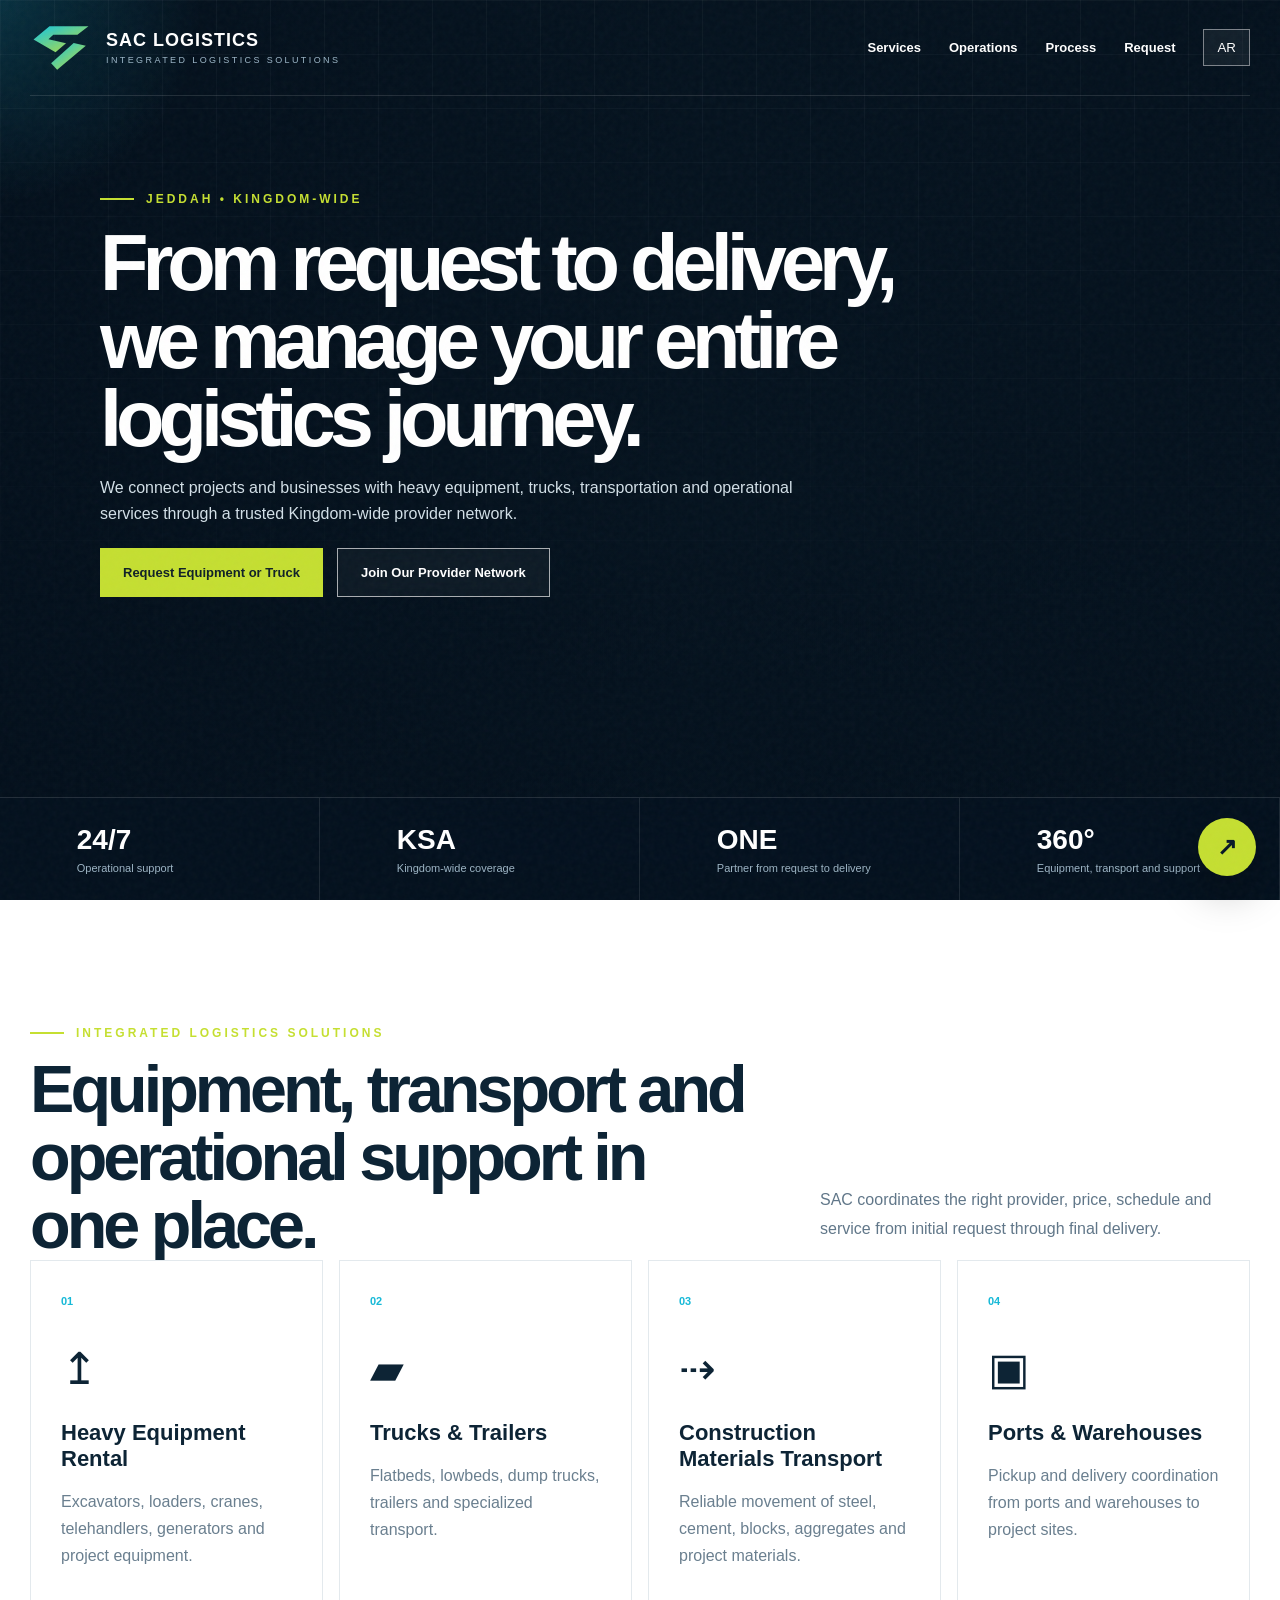
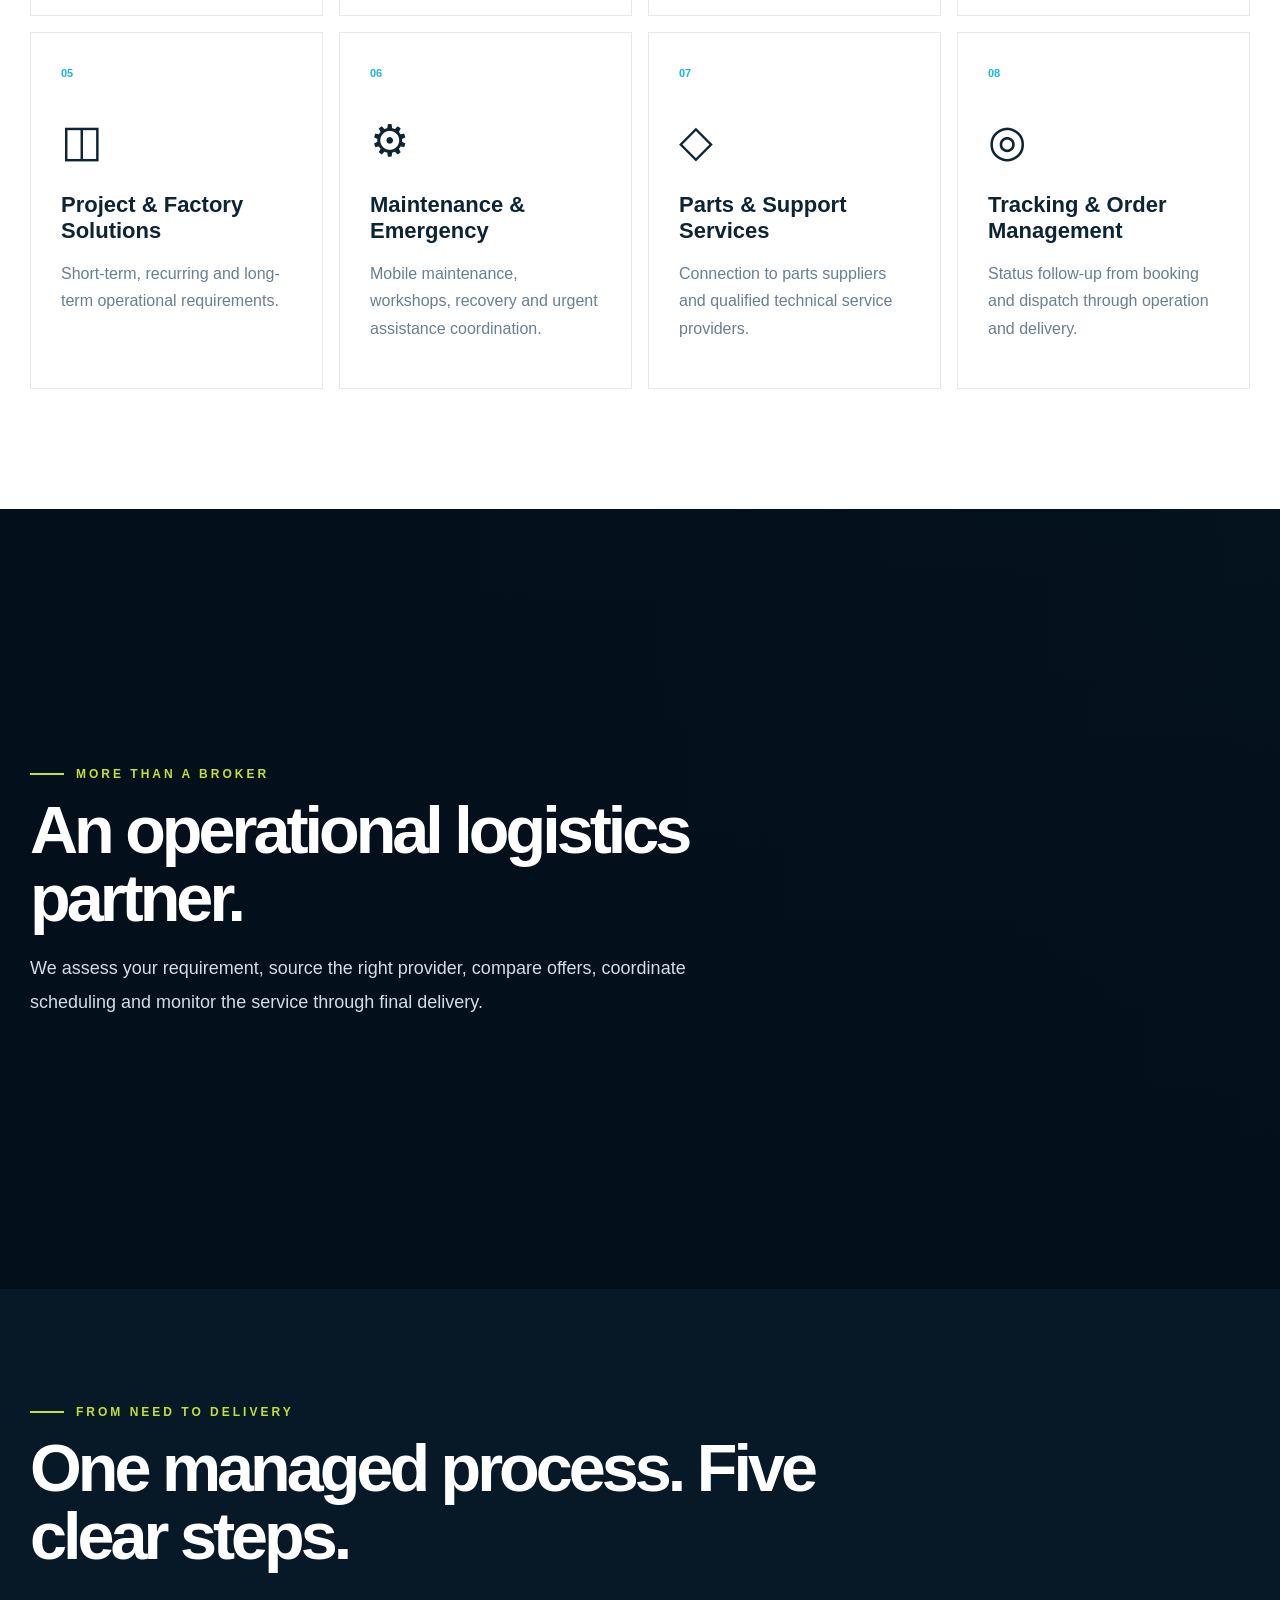
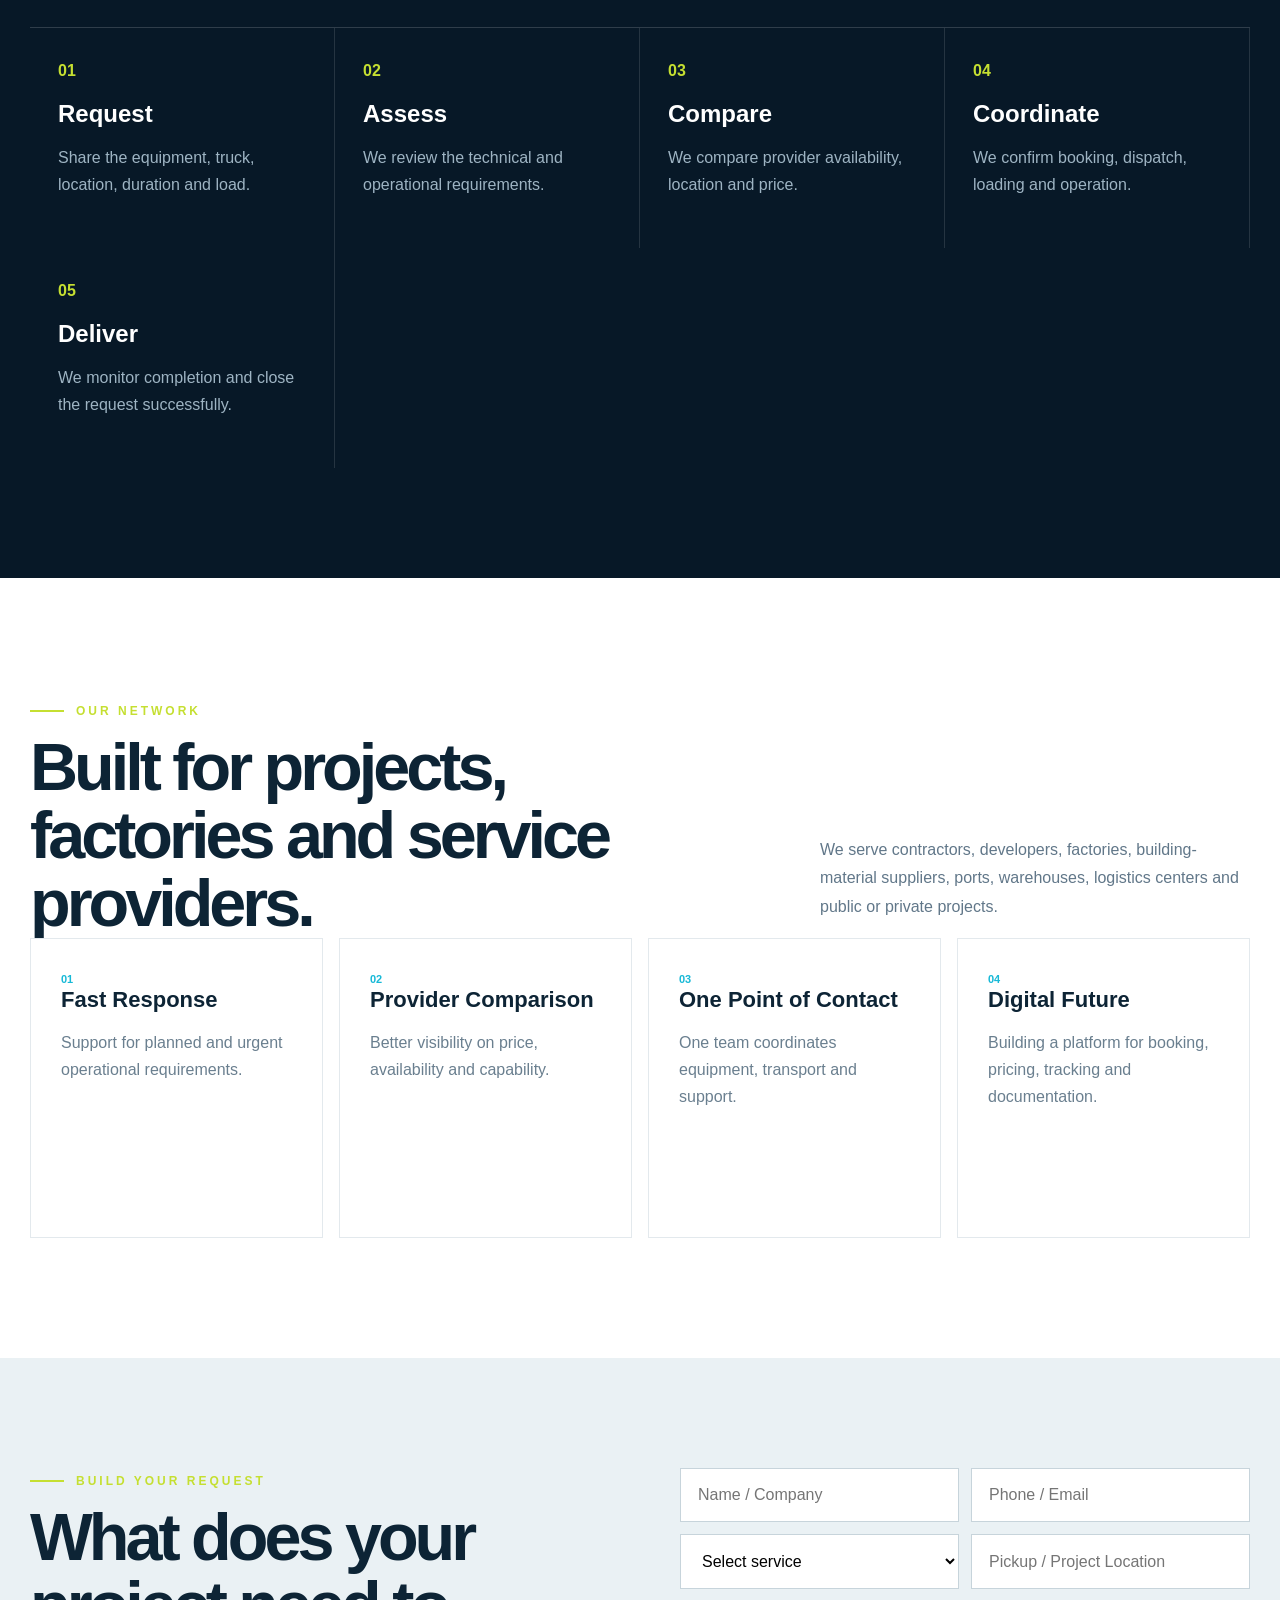
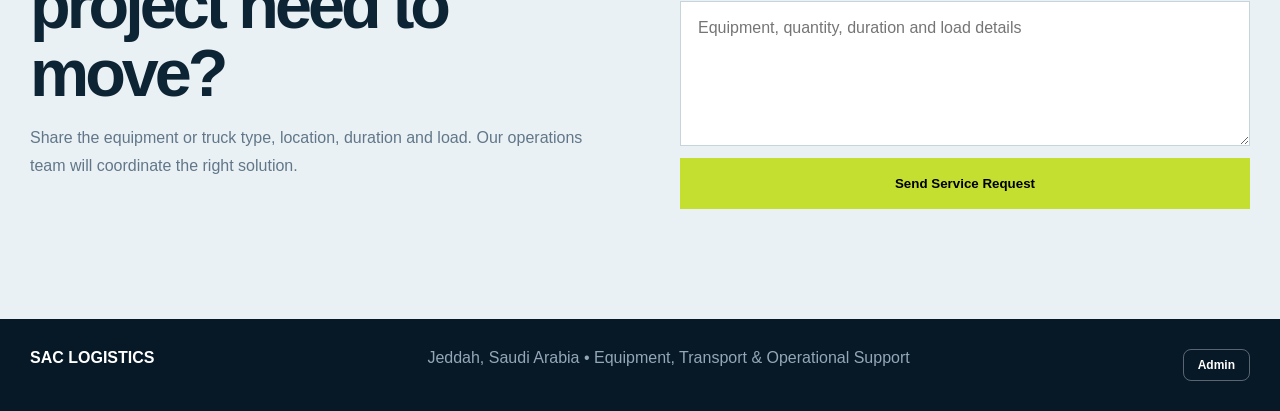
<file: index.html>
<!doctype html>
<html lang="en" dir="ltr">
<head>
<meta charset="utf-8">
<meta name="viewport" content="width=device-width,initial-scale=1">
<meta name="theme-color" content="#061521">
<title>SAC Logistics | Equipment, Transport & Operational Support</title>
<meta name="description" content="SAC Logistics connects projects across Saudi Arabia with heavy equipment, trucks, transportation, maintenance and operational support.">
<link rel="stylesheet" href="styles.css">
<link rel="stylesheet" href="themes.css">
<script src="theme.js"></script>
</head>
<body>
<div class="noise"></div><div class="cursor-glow"></div>
<header class="hero" id="home">
  <div class="video-stack">
    <video class="hero-video active" autoplay muted loop playsinline poster="https://images.unsplash.com/photo-1586528116311-ad8dd3c8310d?auto=format&fit=crop&w=1800&q=85"><source src="https://videos.pexels.com/video-files/4488706/4488706-hd_1920_1080_25fps.mp4" type="video/mp4"></video>
    <video class="hero-video" autoplay muted loop playsinline poster="https://images.unsplash.com/photo-1565793298595-6a879b1d9492?auto=format&fit=crop&w=1800&q=85"><source src="https://videos.pexels.com/video-files/853800/853800-hd_1920_1080_30fps.mp4" type="video/mp4"></video>
  </div>
  <div class="hero-overlay"></div>
  <nav class="nav wrap">
    <a class="brand" href="#home"><span class="brand-mark">SAC</span><span><b>SAC LOGISTICS</b><small>INTEGRATED LOGISTICS SOLUTIONS</small></span></a>
    <div class="nav-links"><a href="#services" data-en="Services" data-ar="الخدمات">Services</a><a href="#operations" data-en="Operations" data-ar="التشغيل">Operations</a><a href="#process" data-en="Process" data-ar="آلية العمل">Process</a><a href="#contact" data-en="Request" data-ar="اطلب خدمة">Request</a><button id="lang">AR</button></div>
  </nav>
  <div class="hero-content wrap reveal">
    <div class="eyebrow" data-en="JEDDAH • KINGDOM-WIDE" data-ar="جدة • نخدم جميع أنحاء المملكة">JEDDAH • KINGDOM-WIDE</div>
    <h1 data-en="From request to delivery, we manage your entire logistics journey." data-ar="من الطلب إلى التسليم، ندير رحلتك اللوجستية بالكامل.">From request to delivery, we manage your entire logistics journey.</h1>
    <p data-en="We connect projects and businesses with heavy equipment, trucks, transportation and operational services through a trusted Kingdom-wide provider network." data-ar="نربط المشاريع والأعمال بالمعدات الثقيلة والشاحنات وخدمات النقل والتشغيل من خلال شبكة موثوقة تغطي مختلف مناطق المملكة.">We connect projects and businesses with heavy equipment, trucks, transportation and operational services through a trusted Kingdom-wide provider network.</p>
    <div class="hero-actions"><a class="btn primary" href="#contact" data-en="Request Equipment or Truck" data-ar="اطلب معدة أو شاحنة">Request Equipment or Truck</a><a class="btn ghost" href="#partners" data-en="Join Our Provider Network" data-ar="انضم إلى شبكة الموردين">Join Our Provider Network</a></div>
  </div>
  <div class="hero-rail"><div><b>24/7</b><span data-en="Operational support" data-ar="دعم تشغيلي">Operational support</span></div><div><b>KSA</b><span data-en="Kingdom-wide coverage" data-ar="تغطية أنحاء المملكة">Kingdom-wide coverage</span></div><div><b>ONE</b><span data-en="Partner from request to delivery" data-ar="جهة واحدة من الطلب للتسليم">Partner from request to delivery</span></div><div><b>360°</b><span data-en="Equipment, transport and support" data-ar="معدات ونقل ودعم">Equipment, transport and support</span></div></div>
</header>
<main>
<section id="services" class="section wrap">
  <div class="section-head reveal"><div><span class="kicker" data-en="INTEGRATED LOGISTICS SOLUTIONS" data-ar="حلول لوجستية متكاملة">INTEGRATED LOGISTICS SOLUTIONS</span><h2 data-en="Equipment, transport and operational support in one place." data-ar="معدات ونقل وتشغيل ودعم من خلال جهة واحدة.">Equipment, transport and operational support in one place.</h2></div><p data-en="SAC coordinates the right provider, price, schedule and service from initial request through final delivery." data-ar="تنسق SAC المورد والسعر والجدول والخدمة المناسبة من استلام الطلب وحتى التسليم النهائي.">SAC coordinates the right provider, price, schedule and service from initial request through final delivery.</p></div>
  <div class="equipment-grid">
    <article data-cat="equipment" class="equipment-card reveal"><span>01</span><div class="icon">↥</div><h3 data-en="Heavy Equipment Rental" data-ar="تأجير المعدات الثقيلة">Heavy Equipment Rental</h3><p data-en="Excavators, loaders, cranes, telehandlers, generators and project equipment." data-ar="حفارات وشيولات ورافعات وتلسكوبيك ومولدات ومعدات مشاريع.">Excavators, loaders, cranes, telehandlers, generators and project equipment.</p></article>
    <article data-cat="transport" class="equipment-card reveal"><span>02</span><div class="icon">▰</div><h3 data-en="Trucks & Trailers" data-ar="الشاحنات والتريلات">Trucks & Trailers</h3><p data-en="Flatbeds, lowbeds, dump trucks, trailers and specialized transport." data-ar="سطحات ولوبد وقلابات وتريلات وحلول نقل متخصصة.">Flatbeds, lowbeds, dump trucks, trailers and specialized transport.</p></article>
    <article data-cat="transport" class="equipment-card reveal"><span>03</span><div class="icon">⇢</div><h3 data-en="Construction Materials Transport" data-ar="نقل مواد البناء">Construction Materials Transport</h3><p data-en="Reliable movement of steel, cement, blocks, aggregates and project materials." data-ar="نقل الحديد والأسمنت والبلوك والركام ومواد المشاريع بموثوقية.">Reliable movement of steel, cement, blocks, aggregates and project materials.</p></article>
    <article data-cat="transport" class="equipment-card reveal"><span>04</span><div class="icon">▣</div><h3 data-en="Ports & Warehouses" data-ar="الموانئ والمستودعات">Ports & Warehouses</h3><p data-en="Pickup and delivery coordination from ports and warehouses to project sites." data-ar="تنسيق الاستلام والنقل من الموانئ والمستودعات إلى مواقع المشاريع.">Pickup and delivery coordination from ports and warehouses to project sites.</p></article>
    <article data-cat="operations" class="equipment-card reveal"><span>05</span><div class="icon">◫</div><h3 data-en="Project & Factory Solutions" data-ar="حلول المشاريع والمصانع">Project & Factory Solutions</h3><p data-en="Short-term, recurring and long-term operational requirements." data-ar="متطلبات تشغيلية مؤقتة أو دورية أو بعقود طويلة المدة.">Short-term, recurring and long-term operational requirements.</p></article>
    <article data-cat="support" class="equipment-card reveal"><span>06</span><div class="icon">⚙</div><h3 data-en="Maintenance & Emergency" data-ar="الصيانة والطوارئ">Maintenance & Emergency</h3><p data-en="Mobile maintenance, workshops, recovery and urgent assistance coordination." data-ar="تنسيق الصيانة المتنقلة والورش والسحب والمساعدة الطارئة.">Mobile maintenance, workshops, recovery and urgent assistance coordination.</p></article>
    <article data-cat="support" class="equipment-card reveal"><span>07</span><div class="icon">◇</div><h3 data-en="Parts & Support Services" data-ar="قطع الغيار والخدمات المساندة">Parts & Support Services</h3><p data-en="Connection to parts suppliers and qualified technical service providers." data-ar="الربط مع موردي قطع الغيار ومقدمي الخدمات الفنية المؤهلين.">Connection to parts suppliers and qualified technical service providers.</p></article>
    <article data-cat="operations" class="equipment-card reveal"><span>08</span><div class="icon">◎</div><h3 data-en="Tracking & Order Management" data-ar="التتبع وإدارة الطلب">Tracking & Order Management</h3><p data-en="Status follow-up from booking and dispatch through operation and delivery." data-ar="متابعة حالة الطلب من الحجز والتحريك وحتى التشغيل والتسليم.">Status follow-up from booking and dispatch through operation and delivery.</p></article>
  </div>
</section>
<section id="operations" class="immersive">
  <video autoplay muted loop playsinline poster="https://images.unsplash.com/photo-1586864387967-d02ef85d93e8?auto=format&fit=crop&w=1800&q=85"><source src="https://www.pexels.com/download/video/4477603/" type="video/mp4"></video>
  <div class="immersive-overlay"></div><div class="wrap immersive-copy reveal"><span class="kicker" data-en="MORE THAN A BROKER" data-ar="أكثر من مجرد وسيط">MORE THAN A BROKER</span><h2 data-en="An operational logistics partner." data-ar="شريك لإدارة العملية اللوجستية.">An operational logistics partner.</h2><p data-en="We assess your requirement, source the right provider, compare offers, coordinate scheduling and monitor the service through final delivery." data-ar="ندرس احتياجك، نختار المورد المناسب، نقارن العروض، ننسق الجدولة والتشغيل، ونتابع الخدمة حتى التسليم النهائي.">We assess your requirement, source the right provider, compare offers, coordinate scheduling and monitor the service through final delivery.</p></div>
</section>
<section id="process" class="section dark-section"><div class="wrap"><div class="section-head reveal"><div><span class="kicker" data-en="FROM NEED TO DELIVERY" data-ar="من الاحتياج إلى التسليم">FROM NEED TO DELIVERY</span><h2 data-en="One managed process. Five clear steps." data-ar="عملية واحدة مُدارة عبر خمس خطوات واضحة.">One managed process. Five clear steps.</h2></div></div><div class="process-grid"><div class="reveal"><b>01</b><h3 data-en="Request" data-ar="أرسل طلبك">Request</h3><p data-en="Share the equipment, truck, location, duration and load." data-ar="حدد المعدة أو الشاحنة والموقع والمدة والحمولة.">Share the equipment, truck, location, duration and load.</p></div><div class="reveal"><b>02</b><h3 data-en="Assess" data-ar="ندرس الاحتياج">Assess</h3><p data-en="We review the technical and operational requirements." data-ar="نراجع المتطلبات الفنية والتشغيلية.">We review the technical and operational requirements.</p></div><div class="reveal"><b>03</b><h3 data-en="Compare" data-ar="نقارن الخيارات">Compare</h3><p data-en="We compare provider availability, location and price." data-ar="نقارن توفر الموردين والموقع والسعر.">We compare provider availability, location and price.</p></div><div class="reveal"><b>04</b><h3 data-en="Coordinate" data-ar="ننسق التشغيل">Coordinate</h3><p data-en="We confirm booking, dispatch, loading and operation." data-ar="نؤكد الحجز والتحريك والتحميل والتشغيل.">We confirm booking, dispatch, loading and operation.</p></div><div class="reveal"><b>05</b><h3 data-en="Deliver" data-ar="نتابع التسليم">Deliver</h3><p data-en="We monitor completion and close the request successfully." data-ar="نتابع اكتمال الخدمة ونغلق الطلب بنجاح.">We monitor completion and close the request successfully.</p></div></div></div></section>
<section class="section wrap" id="partners"><div class="section-head reveal"><div><span class="kicker" data-en="OUR NETWORK" data-ar="شبكتنا التشغيلية">OUR NETWORK</span><h2 data-en="Built for projects, factories and service providers." data-ar="مصممة لخدمة المشاريع والمصانع ومقدمي الخدمات.">Built for projects, factories and service providers.</h2></div><p data-en="We serve contractors, developers, factories, building-material suppliers, ports, warehouses, logistics centers and public or private projects." data-ar="نخدم المقاولين والمطورين والمصانع وموردي مواد البناء والموانئ والمستودعات والمراكز اللوجستية والمشاريع الحكومية والخاصة.">We serve contractors, developers, factories, building-material suppliers, ports, warehouses, logistics centers and public or private projects.</p></div><div class="equipment-grid"><article class="equipment-card reveal"><span>01</span><h3 data-en="Fast Response" data-ar="استجابة سريعة">Fast Response</h3><p data-en="Support for planned and urgent operational requirements." data-ar="دعم للاحتياجات المخططة والطلبات التشغيلية العاجلة.">Support for planned and urgent operational requirements.</p></article><article class="equipment-card reveal"><span>02</span><h3 data-en="Provider Comparison" data-ar="مقارنة الموردين">Provider Comparison</h3><p data-en="Better visibility on price, availability and capability." data-ar="وضوح أفضل في السعر والتوفر والقدرة التشغيلية.">Better visibility on price, availability and capability.</p></article><article class="equipment-card reveal"><span>03</span><h3 data-en="One Point of Contact" data-ar="جهة اتصال واحدة">One Point of Contact</h3><p data-en="One team coordinates equipment, transport and support." data-ar="فريق واحد ينسق المعدات والنقل والخدمات المساندة.">One team coordinates equipment, transport and support.</p></article><article class="equipment-card reveal"><span>04</span><h3 data-en="Digital Future" data-ar="مستقبل رقمي">Digital Future</h3><p data-en="Building a platform for booking, pricing, tracking and documentation." data-ar="نبني منصة للحجز والتسعير والتتبع وتوثيق العمليات.">Building a platform for booking, pricing, tracking and documentation.</p></article></div></section>
<section id="contact" class="contact-section"><div class="wrap contact-grid"><div class="reveal"><span class="kicker" data-en="BUILD YOUR REQUEST" data-ar="أرسل طلبك">BUILD YOUR REQUEST</span><h2 data-en="What does your project need to move?" data-ar="ما الذي يحتاج مشروعك إلى تحريكه؟">What does your project need to move?</h2><p data-en="Share the equipment or truck type, location, duration and load. Our operations team will coordinate the right solution." data-ar="شارك نوع المعدة أو الشاحنة والموقع والمدة والحمولة، وسينسق فريق التشغيل الحل المناسب.">Share the equipment or truck type, location, duration and load. Our operations team will coordinate the right solution.</p></div><form class="reveal" onsubmit="event.preventDefault();this.classList.add('sent')"><input required placeholder="Name / Company" data-ph-en="Name / Company" data-ph-ar="الاسم / الشركة"><input required placeholder="Phone / Email" data-ph-en="Phone / Email" data-ph-ar="الهاتف / البريد"><select><option data-en="Select service" data-ar="اختر الخدمة">Select service</option><option>Heavy Equipment</option><option>Truck or Trailer</option><option>Materials Transport</option><option>Maintenance & Emergency</option><option>Other Service</option></select><input placeholder="Pickup / Project Location" data-ph-en="Pickup / Project Location" data-ph-ar="موقع الاستلام / المشروع"><textarea placeholder="Equipment, quantity, duration and load details" data-ph-en="Equipment, quantity, duration and load details" data-ph-ar="نوع المعدة والكمية والمدة وتفاصيل الحمولة"></textarea><button data-en="Send Service Request" data-ar="إرسال طلب الخدمة">Send Service Request</button><div class="form-success" data-en="Request received. SAC will contact you." data-ar="تم استلام الطلب. سيتواصل معك فريق SAC.">Request received. SAC will contact you.</div></form></div></section>
</main>
<footer><div class="wrap"><b>SAC LOGISTICS</b><span data-en="Jeddah, Saudi Arabia • Equipment, Transport & Operational Support" data-ar="جدة، المملكة العربية السعودية • معدات ونقل وتشغيل ودعم">Jeddah, Saudi Arabia • Equipment, Transport & Operational Support</span></div></footer>
<a class="float-cta" href="#contact">↗</a>
<script src="script.js"></script>
</body>
</html>
</file>
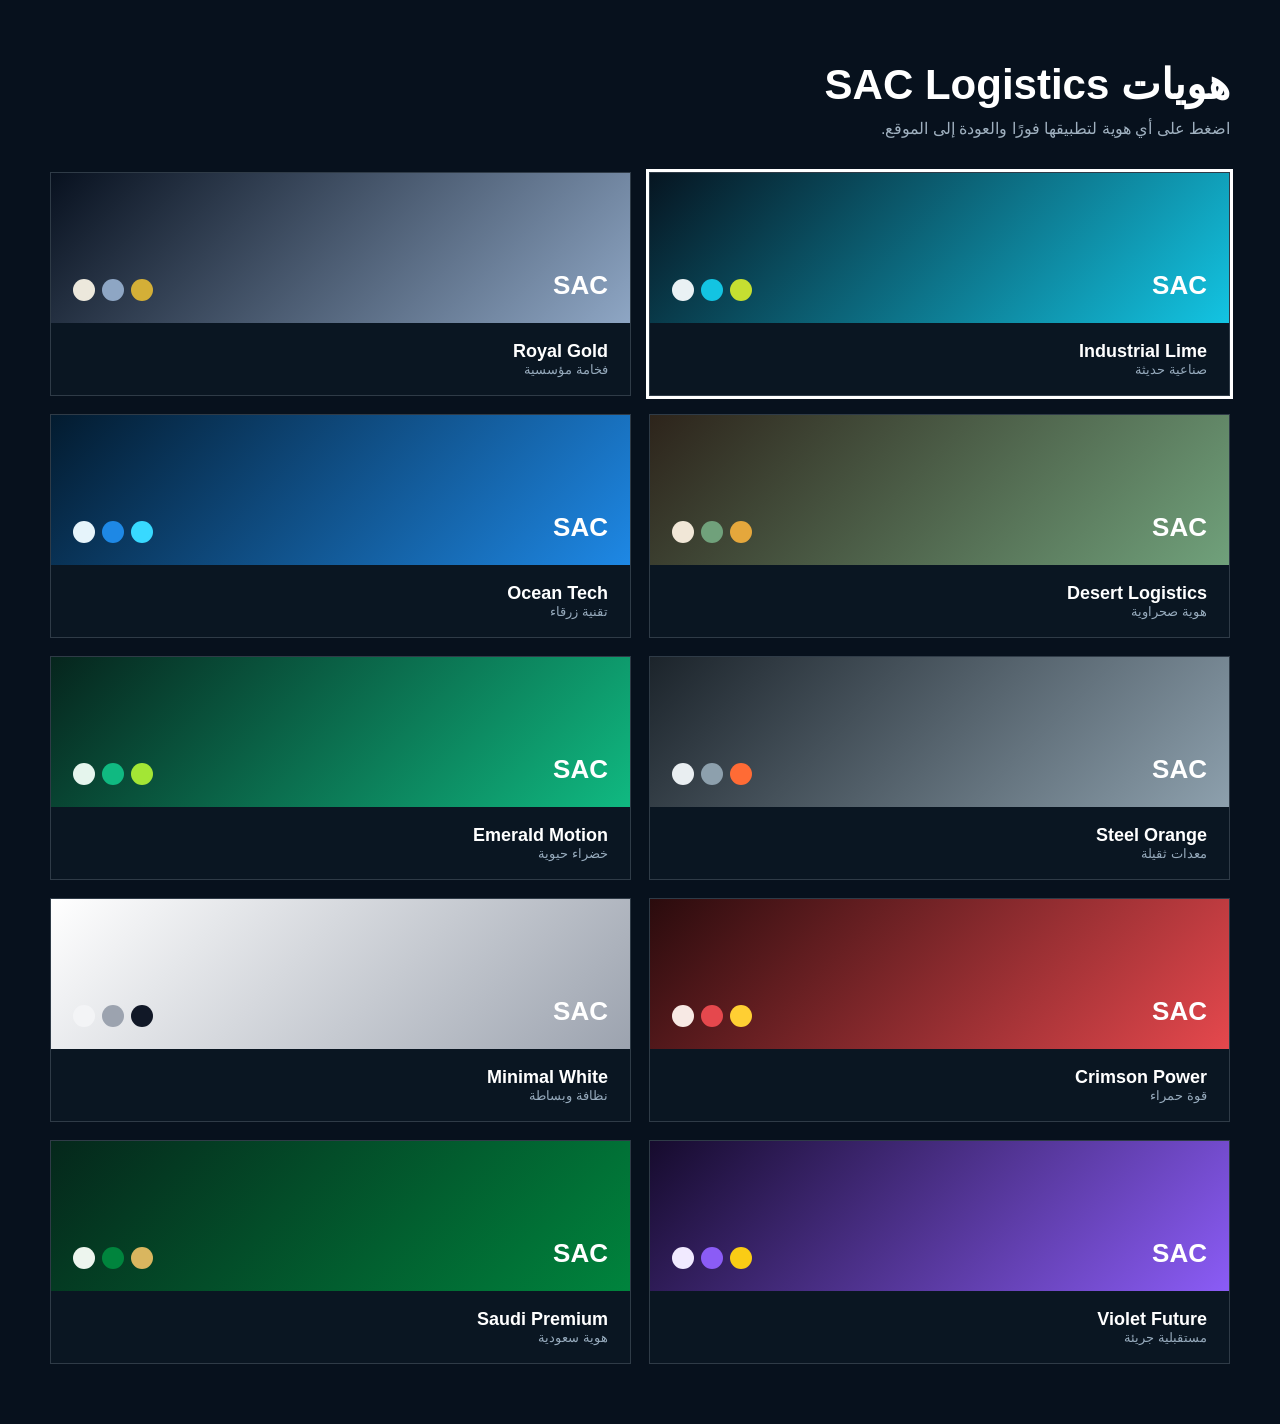
<file: admin.html>
<!doctype html><html lang="ar" dir="rtl"><head><meta charset="utf-8"><meta name="viewport" content="width=device-width,initial-scale=1"><title>SAC Identity Admin</title><style>*{box-sizing:border-box}body{margin:0;background:#07111d;color:#fff;font-family:Arial,sans-serif}.wrap{width:min(1180px,calc(100% - 32px));margin:auto;padding:60px 0}h1{font-size:42px;margin:0 0 10px}p{color:#9fb0bf;margin:0 0 34px}.grid{display:grid;grid-template-columns:repeat(2,1fr);gap:18px}.card{border:1px solid #ffffff24;background:#0d1b29;padding:0;text-align:right;color:#fff;cursor:pointer;overflow:hidden;transition:.25s}.card:hover{transform:translateY(-5px);border-color:#fff}.preview{height:150px;padding:22px;display:flex;align-items:end;justify-content:space-between}.preview b{font-size:26px}.dots{display:flex;gap:7px}.dots i{width:22px;height:22px;border-radius:50%;display:block}.meta{padding:18px 22px;background:#0a1622}.meta strong{display:block;font-size:18px}.meta span{color:#96aabc;font-size:13px}.active{outline:3px solid #fff}@media(max-width:700px){.grid{grid-template-columns:1fr}h1{font-size:32px}}</style></head><body><div class="wrap"><h1>هويات SAC Logistics</h1><p>اضغط على أي هوية لتطبيقها فورًا والعودة إلى الموقع.</p><div class="grid" id="g"></div></div><script src="theme.js"></script><script>const names={industrial:['Industrial Lime','صناعية حديثة'],royal:['Royal Gold','فخامة مؤسسية'],desert:['Desert Logistics','هوية صحراوية'],ocean:['Ocean Tech','تقنية زرقاء'],steel:['Steel Orange','معدات ثقيلة'],emerald:['Emerald Motion','خضراء حيوية'],crimson:['Crimson Power','قوة حمراء'],minimal:['Minimal White','نظافة وبساطة'],violet:['Violet Future','مستقبلية جريئة'],saudi:['Saudi Premium','هوية سعودية']},g=document.getElementById('g'),cur=localStorage.getItem('sac-theme')||'industrial';Object.entries(THEMES).forEach(([k,v])=>{let b=document.createElement('button');b.className='card '+(k===cur?'active':'');b.innerHTML=`<div class="preview" style="background:linear-gradient(135deg,${v[2]},${v[1]})"><b>SAC</b><span class="dots"><i style="background:${v[0]}"></i><i style="background:${v[1]}"></i><i style="background:${v[5]}"></i></span></div><div class="meta"><strong>${names[k][0]}</strong><span>${names[k][1]}</span></div>`;b.onclick=()=>{applyTheme(k);location.href='index.html'};g.appendChild(b)});</script></body></html>
</file>
<file: styles.css>
*{box-sizing:border-box}html{scroll-behavior:smooth}body{margin:0;background:#061521;color:#0d2435;font-family:Arial,Helvetica,sans-serif;overflow-x:hidden}.wrap{width:min(1220px,calc(100% - 40px));margin:auto}.noise{position:fixed;inset:0;pointer-events:none;z-index:100;opacity:.045;background-image:url("data:image/svg+xml,%3Csvg viewBox='0 0 180 180' xmlns='http://www.w3.org/2000/svg'%3E%3Cfilter id='n'%3E%3CfeTurbulence type='fractalNoise' baseFrequency='.9' numOctaves='3' stitchTiles='stitch'/%3E%3C/filter%3E%3Crect width='100%25' height='100%25' filter='url(%23n)' opacity='.8'/%3E%3C/svg%3E")}.cursor-glow{position:fixed;width:440px;height:440px;border-radius:50%;background:radial-gradient(circle,rgba(27,194,225,.18),transparent 65%);pointer-events:none;z-index:3;transform:translate(-50%,-50%);mix-blend-mode:screen}.hero{min-height:100vh;position:relative;color:#fff;overflow:hidden;background:#061521}.video-stack,.hero-video,.hero-overlay{position:absolute;inset:0;width:100%;height:100%}.hero-video{object-fit:cover;opacity:0;transform:scale(1.08);transition:opacity 1.6s ease,transform 8s ease}.hero-video.active{opacity:.72;transform:scale(1)}.hero-overlay{background:linear-gradient(90deg,rgba(3,15,27,.95),rgba(3,15,27,.5) 55%,rgba(3,15,27,.72)),linear-gradient(0deg,rgba(3,15,27,.78),transparent 42%)}.hero-overlay:after{content:"";position:absolute;inset:0;background-image:linear-gradient(rgba(255,255,255,.035) 1px,transparent 1px),linear-gradient(90deg,rgba(255,255,255,.035) 1px,transparent 1px);background-size:54px 54px;mask-image:linear-gradient(to bottom,black,transparent 85%)}.nav{height:96px;display:flex;align-items:center;justify-content:space-between;position:relative;z-index:5;border-bottom:1px solid rgba(255,255,255,.12)}.brand{display:flex;align-items:center;gap:14px;color:#fff;text-decoration:none}.brand-mark{display:grid;place-items:center;width:54px;height:54px;background:linear-gradient(135deg,#13c4e2,#0a5ca4);font-weight:900;transform:skew(-8deg);box-shadow:0 12px 30px rgba(0,0,0,.24)}.brand b{font-size:18px;letter-spacing:1px}.brand small{display:block;color:#9db7c8;font-size:9px;letter-spacing:2.4px;margin-top:4px}.nav-links{display:flex;gap:28px;align-items:center}.nav-links a{color:#fff;text-decoration:none;font-size:13px;font-weight:700}.nav-links button{border:1px solid rgba(255,255,255,.45);background:rgba(255,255,255,.06);color:#fff;padding:10px 13px;cursor:pointer}.hero-content{position:relative;z-index:4;padding-top:15vh;max-width:1080px}.eyebrow,.kicker{display:inline-flex;align-items:center;gap:12px;color:#c5df31;font-size:12px;font-weight:900;letter-spacing:3px}.eyebrow:before,.kicker:before{content:"";width:34px;height:2px;background:#c5df31}.hero h1{font-size:clamp(56px,7.5vw,112px);line-height:.92;letter-spacing:-6px;max-width:1000px;margin:25px 0 28px;text-wrap:balance}.hero-content p{font-size:18px;line-height:1.8;color:#d3e0e8;max-width:710px}.hero-actions{display:flex;gap:14px;margin-top:34px}.btn{display:inline-flex;align-items:center;justify-content:center;padding:16px 23px;text-decoration:none;font-size:13px;font-weight:900}.primary{background:#c5df31;color:#102027}.ghost{border:1px solid rgba(255,255,255,.65);color:#fff;background:rgba(255,255,255,.04);backdrop-filter:blur(8px)}.hero-rail{position:absolute;z-index:4;left:0;right:0;bottom:0;display:grid;grid-template-columns:repeat(4,1fr);background:rgba(4,18,31,.82);backdrop-filter:blur(16px);border-top:1px solid rgba(255,255,255,.12)}.hero-rail div{padding:26px 6vw;border-right:1px solid rgba(255,255,255,.1)}.hero-rail b{font-size:28px}.hero-rail span{display:block;color:#9db5c5;font-size:11px;margin-top:6px}.section{padding:120px 0;background:#f5f8fa}.section-head{display:flex;justify-content:space-between;gap:60px;align-items:end}.section-head h2,.immersive h2,.dark-section h2,.contact-section h2{font-size:clamp(40px,5.2vw,72px);line-height:1.02;letter-spacing:-4px;margin:16px 0 0;max-width:850px}.section-head p{max-width:430px;color:#617789;line-height:1.8}.filters{display:flex;gap:10px;flex-wrap:wrap;margin:50px 0 28px}.filters button{border:1px solid #c9d5dc;background:#fff;padding:12px 17px;font-weight:800;cursor:pointer}.filters button.active{background:#061521;color:#fff;border-color:#061521}.equipment-grid{display:grid;grid-template-columns:repeat(4,1fr);gap:2px;background:#d7e1e6}.equipment-card{background:#fff;padding:30px;min-height:300px;position:relative;transition:.35s;overflow:hidden}.equipment-card:after{content:"";position:absolute;inset:auto -30% -60% auto;width:180px;height:180px;border-radius:50%;background:radial-gradient(circle,#18bddc55,transparent 68%);transition:.4s}.equipment-card:hover{transform:translateY(-10px);box-shadow:0 30px 70px rgba(14,45,65,.15);z-index:2}.equipment-card:hover:after{transform:scale(1.8)}.equipment-card>span{font-size:11px;color:#17b9d7;font-weight:900}.equipment-card .icon{font-size:44px;margin:34px 0 26px}.equipment-card h3{font-size:22px;margin:0 0 14px}.equipment-card p{color:#6a7f8f;line-height:1.7}.equipment-card.hide{display:none}.immersive{height:780px;position:relative;color:#fff;display:flex;align-items:center;overflow:hidden;background:#061521}.immersive video{position:absolute;inset:0;width:100%;height:100%;object-fit:cover}.immersive-overlay{position:absolute;inset:0;background:linear-gradient(90deg,rgba(3,15,27,.94),rgba(3,15,27,.38)),linear-gradient(0deg,rgba(3,15,27,.75),transparent)}.immersive-copy{position:relative;z-index:2}.immersive h2{max-width:820px}.immersive p{max-width:680px;color:#d1dee6;line-height:1.9;font-size:18px}.dark-section{padding:110px 0;background:#071827;color:#fff}.dark-section h2{color:#fff}.process-grid{display:grid;grid-template-columns:repeat(4,1fr);margin-top:56px;border-top:1px solid rgba(255,255,255,.16)}.process-grid>div{padding:34px 28px;border-right:1px solid rgba(255,255,255,.12)}.process-grid b{color:#c5df31}.process-grid h3{font-size:24px;margin:20px 0 12px}.process-grid p{color:#9eb4c3;line-height:1.7}.contact-section{background:#eaf1f4;padding:110px 0}.contact-grid{display:grid;grid-template-columns:1fr 1fr;gap:80px}.contact-grid>div p{color:#617789;line-height:1.8}.contact-grid form{display:grid;grid-template-columns:1fr 1fr;gap:12px;position:relative}.contact-grid input,.contact-grid select,.contact-grid textarea{padding:17px;border:1px solid #c7d4db;background:#fff;font:inherit}.contact-grid textarea{grid-column:1/-1;min-height:145px}.contact-grid button{grid-column:1/-1;background:#c5df31;border:0;padding:18px;font-weight:900;cursor:pointer}.form-success{display:none;grid-column:1/-1;background:#0b314f;color:#fff;padding:16px}.sent .form-success{display:block}footer{background:#03101b;color:#92a8b7;padding:30px 0}footer .wrap{display:flex;justify-content:space-between;gap:20px}footer b{color:#fff}.float-cta{position:fixed;right:24px;bottom:24px;width:58px;height:58px;border-radius:50%;display:grid;place-items:center;background:#c5df31;color:#071827;text-decoration:none;font-size:24px;font-weight:900;z-index:20;box-shadow:0 18px 40px rgba(0,0,0,.25)}.reveal{opacity:0;transform:translateY(34px);transition:opacity .8s ease,transform .8s ease}.reveal.visible{opacity:1;transform:none}.ar .hero h1,.ar .section-head h2,.ar .immersive h2,.ar .dark-section h2,.ar .contact-section h2{letter-spacing:-1px}.ar .eyebrow,.ar .kicker{letter-spacing:0}.ar .eyebrow:before,.ar .kicker:before{order:2}.ar .hero-rail div,.ar .process-grid>div{border-right:0;border-left:1px solid rgba(255,255,255,.1)}@media(max-width:960px){.nav-links a{display:none}.hero h1{font-size:66px;letter-spacing:-4px}.hero-rail{grid-template-columns:1fr 1fr}.section-head,.contact-grid{grid-template-columns:1fr;display:grid}.equipment-grid{grid-template-columns:1fr 1fr}.process-grid{grid-template-columns:1fr 1fr}.immersive{height:650px}}@media(max-width:600px){.wrap{width:min(100% - 28px,1220px)}.nav{height:80px}.brand small{display:none}.hero{min-height:860px}.hero-content{padding-top:14vh}.hero h1{font-size:48px;letter-spacing:-3px}.hero-content p{font-size:16px}.hero-actions{flex-direction:column;align-items:flex-start}.hero-rail div{padding:18px 16px}.hero-rail b{font-size:22px}.section{padding:80px 0}.section-head h2,.immersive h2,.dark-section h2,.contact-section h2{font-size:40px;letter-spacing:-2px}.equipment-grid,.process-grid{grid-template-columns:1fr}.immersive{height:720px}.contact-grid{gap:40px}.contact-grid form{grid-template-columns:1fr}.contact-grid input,.contact-grid select,.contact-grid textarea,.contact-grid button{grid-column:1}.cursor-glow{display:none}footer .wrap{display:block}footer span{display:block;margin-top:8px}}
</file>
<file: themes.css>
:root{--a:#c5df31;--b:#13c4e2;--n:#061521;--d:#071827;--s:#f5f8fa;--c:#eaf1f4;--t:#0d2435;--m:#617789;--r:0px}body{color:var(--t)}.primary,.contact-grid button,.float-cta{background:var(--a)!important}.brand-mark{background:linear-gradient(135deg,var(--b),var(--n))!important;border-radius:var(--r)}.hero,.immersive{background:var(--n)!important}.dark-section,footer{background:var(--d)!important}.contact-section{background:var(--c)!important}.section{background:var(--s)}.kicker,.eyebrow,.process-grid b{color:var(--a)!important}.kicker:before,.eyebrow:before{background:var(--a)!important}.equipment-card,.filters button,.contact-grid input,.contact-grid select,.contact-grid textarea{border-radius:var(--r)}.equipment-card:hover{box-shadow:0 28px 70px color-mix(in srgb,var(--b) 20%,transparent)}
</file>
